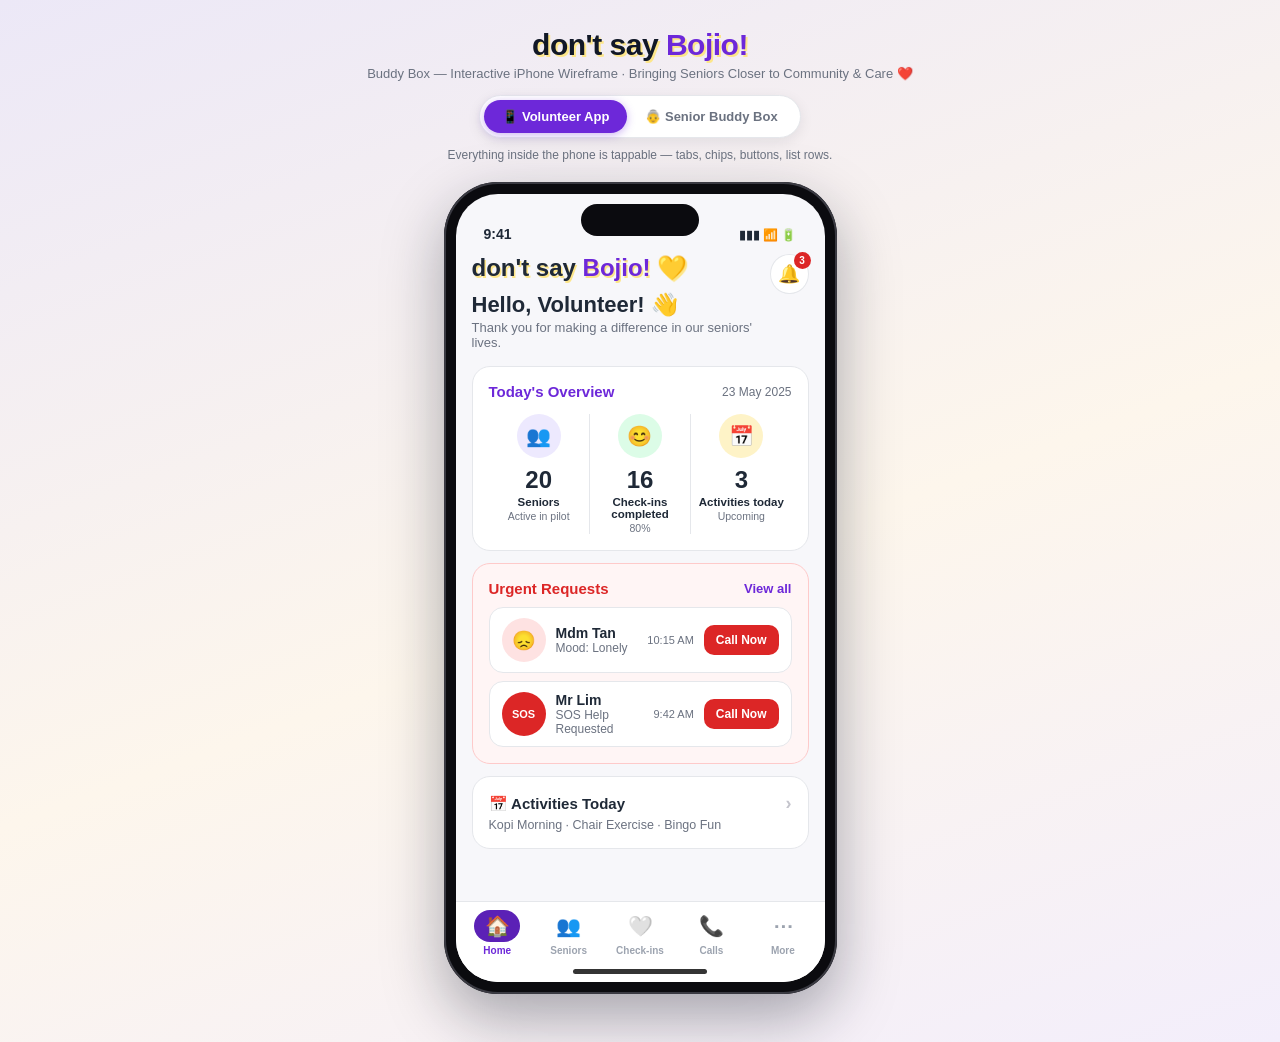
<file: bojio-wireframe/index.html>
<!DOCTYPE html>
<html lang="en">
<head>
<meta charset="UTF-8">
<meta name="viewport" content="width=device-width, initial-scale=1.0">
<title>Don't Say Bojio! — Interactive iPhone Wireframe</title>
<style>
  :root {
    --purple: #5B21B6;
    --purple-mid: #6D28D9;
    --purple-soft: #EDE9FE;
    --red: #DC2626;
    --red-soft: #FEE2E2;
    --green: #16A34A;
    --green-soft: #DCFCE7;
    --amber: #F59E0B;
    --amber-soft: #FEF3C7;
    --blue: #2563EB;
    --blue-soft: #DBEAFE;
    --teal: #0D9488;
    --teal-soft: #CCFBF1;
    --ink: #1F2937;
    --muted: #6B7280;
    --line: #E5E7EB;
    --bg: #F7F7FA;
    --card: #FFFFFF;
  }
  * { margin: 0; padding: 0; box-sizing: border-box; -webkit-tap-highlight-color: transparent; }
  body {
    font-family: -apple-system, BlinkMacSystemFont, "Segoe UI", Roboto, "Helvetica Neue", Arial, sans-serif;
    background: linear-gradient(160deg, #ECE8F7 0%, #FDF6EC 55%, #F3EEFB 100%);
    min-height: 100vh;
    display: flex;
    flex-direction: column;
    align-items: center;
    padding: 28px 16px 48px;
    color: var(--ink);
  }

  /* ===== Page header & mode toggle ===== */
  .page-head { text-align: center; margin-bottom: 20px; }
  .page-head .logo {
    font-size: 30px; font-weight: 900; letter-spacing: -0.5px;
    color: #111827;
    text-shadow: 2px 2px 0 #FDE68A;
  }
  .page-head .logo span { color: var(--purple-mid); }
  .page-head .tagline { font-size: 13px; color: var(--muted); margin-top: 4px; }
  .mode-toggle {
    display: inline-flex; margin-top: 14px; background: #fff; border: 1px solid var(--line);
    border-radius: 999px; padding: 4px; box-shadow: 0 4px 14px rgba(17,24,39,.08);
  }
  .mode-toggle button {
    border: 0; background: transparent; padding: 9px 18px; border-radius: 999px;
    font-size: 13px; font-weight: 700; color: var(--muted); cursor: pointer; transition: all .18s;
  }
  .mode-toggle button.active { background: var(--purple-mid); color: #fff; box-shadow: 0 2px 8px rgba(109,40,217,.35); }
  .hint { font-size: 12px; color: var(--muted); margin-top: 10px; }

  /* ===== iPhone frame ===== */
  .iphone {
    width: 393px; max-width: 100vw; height: 812px;
    background: #0B0B0F; border-radius: 54px; padding: 12px;
    box-shadow: 0 24px 60px rgba(17,24,39,.35), inset 0 0 0 2px #3A3A42;
    position: relative; flex-shrink: 0;
    transition: width .3s ease, height .3s ease, border-radius .3s ease, background .3s ease, padding .3s ease;
  }

  /* ===== Buddy Box rectangular device frame ===== */
  .iphone.bbdevice {
    width: 760px; height: 540px; border-radius: 30px; padding: 22px;
    background: linear-gradient(165deg, #F7F0DF 0%, #EFE4CC 100%);
    box-shadow: 0 24px 60px rgba(120,90,40,.30), inset 0 0 0 2px #E2D3B4, inset 0 -6px 12px rgba(120,90,40,.15);
  }
  .iphone.bbdevice .screen { border-radius: 14px; border: 2px solid #D9C9A8; }
  .iphone.bbdevice .dynamic-island, .iphone.bbdevice .home-indicator, .iphone.bbdevice .statusbar { display: none; }
  .iphone.bbdevice::after {
    content: ""; position: absolute; top: 50%; right: 8px; transform: translateY(-50%);
    width: 7px; height: 7px; border-radius: 50%; background: #C9B892;
  }
  .iphone.bbdevice::before {
    content: ""; position: absolute; top: 11px; left: 50%; transform: translateX(-50%);
    width: 8px; height: 8px; border-radius: 50%;
    background: #4B5563; box-shadow: inset 0 0 0 2px #9CA3AF; z-index: 61;
  }

  /* Wider layouts inside the Buddy Box screen */
  .bbdevice .bb-grid { grid-template-columns: repeat(3, 1fr); max-width: 640px; margin: 0 auto; }
  .bbdevice .bb-head { max-width: 640px; margin-left: auto; margin-right: auto; }
  .bbdevice .bb-btn { padding: 16px 10px 14px; }
  .bbdevice .bb-btn .ic { font-size: 26px; margin-bottom: 6px; }
  .bbdevice .contact-grid { max-width: 520px; margin: 0 auto; }
  .bbdevice .wide-btn { max-width: 520px; margin-left: auto; margin-right: auto; }
  .bbdevice .mood-grid { grid-template-columns: repeat(4, 1fr); max-width: 660px; margin: 0 auto; }
  .bbdevice .mood-opt { padding: 14px 8px 12px; }
  .bbdevice .mood-opt .fc { font-size: 32px; }
  .bbdevice .mood-note { max-width: 640px; margin-left: auto; margin-right: auto; }
  .bbdevice .health-card { max-width: 520px; margin-left: auto; margin-right: auto; padding: 16px 18px; }
  .bbdevice .health-card .em { font-size: 34px; }
  .bbdevice .btn-done { margin-top: 12px; }
  .bbdevice .sos-card { max-width: 560px; margin-left: auto; margin-right: auto; }
  .bbdevice .sos-actions { max-width: 560px; margin: 0 auto; padding: 0; }
  .bbdevice .act-card { max-width: 560px; margin-left: auto; margin-right: auto; }
  .bbdevice .vol-hero { max-width: 560px; margin-left: auto; margin-right: auto; }
  .bbdevice .big-action { max-width: 400px; margin-left: auto; margin-right: auto; }
  .bbdevice .calling-wrap { padding-top: 10px; }
  .bbdevice .pulse-ring { width: 120px; height: 120px; }
  .bbdevice .calling-wrap .who { margin-top: 14px; }
  .bbdevice .btn-end { margin-top: 16px; }
  .bbdevice .thanks { padding-top: 14px; }
  .bbdevice .thanks .em { font-size: 44px; }
  .bbdevice .thanks .t { margin-top: 8px; }
  .bbdevice .btn-home { margin-top: 16px; }
  .bbdevice .toast { bottom: 26px; }
  .screen {
    width: 100%; height: 100%; background: var(--bg); border-radius: 42px;
    overflow: hidden; position: relative; display: flex; flex-direction: column;
  }
  .dynamic-island {
    position: absolute; top: 22px; left: 50%; transform: translateX(-50%);
    width: 118px; height: 32px; background: #0B0B0F; border-radius: 20px; z-index: 60;
  }
  .statusbar {
    height: 54px; display: flex; align-items: flex-end; justify-content: space-between;
    padding: 0 28px 6px; font-size: 14px; font-weight: 700; flex-shrink: 0;
  }
  .statusbar .icons { display: flex; gap: 5px; align-items: center; font-size: 12px; }
  .home-indicator {
    position: absolute; bottom: 8px; left: 50%; transform: translateX(-50%);
    width: 134px; height: 5px; border-radius: 3px; background: #111; opacity: .85; z-index: 60;
  }

  /* ===== Screen router ===== */
  .view { display: none; flex: 1; flex-direction: column; overflow: hidden; }
  .view.active { display: flex; animation: fadein .18s ease; }
  @keyframes fadein { from { opacity: .4; transform: translateY(4px); } to { opacity: 1; transform: none; } }
  .scroll { flex: 1; overflow-y: auto; padding: 0 16px 16px; scrollbar-width: none; }
  .scroll::-webkit-scrollbar { display: none; }

  /* ===== Shared header bar ===== */
  .navbar {
    display: flex; align-items: center; justify-content: space-between;
    padding: 8px 16px 12px; flex-shrink: 0;
  }
  .navbar .title { font-size: 17px; font-weight: 800; }
  .back-btn {
    border: 0; background: transparent; font-size: 22px; line-height: 1;
    cursor: pointer; color: var(--ink); padding: 4px 8px 4px 0; font-weight: 600;
  }
  .link-btn { border: 0; background: none; color: var(--purple-mid); font-size: 13px; font-weight: 700; cursor: pointer; }

  /* ===== Volunteer: cards & widgets ===== */
  .card {
    background: var(--card); border: 1px solid var(--line); border-radius: 18px;
    padding: 16px; margin-bottom: 12px;
  }
  .vol-hello .logo-sm { font-size: 24px; font-weight: 900; text-shadow: 1.5px 1.5px 0 #FDE68A; }
  .vol-hello h1 { font-size: 22px; font-weight: 800; margin-top: 10px; }
  .vol-hello p { font-size: 13px; color: var(--muted); margin-top: 2px; }
  .bell {
    position: relative; width: 40px; height: 40px; border-radius: 50%;
    background: #fff; border: 1px solid var(--line); display: flex;
    align-items: center; justify-content: center; font-size: 18px; cursor: pointer;
  }
  .bell .dot {
    position: absolute; top: -3px; right: -3px; background: var(--red); color: #fff;
    font-size: 10px; font-weight: 800; min-width: 17px; height: 17px; border-radius: 9px;
    display: flex; align-items: center; justify-content: center; padding: 0 3px;
  }
  .overview-head { display: flex; justify-content: space-between; align-items: center; margin-bottom: 14px; }
  .overview-head .t { font-size: 15px; font-weight: 800; color: var(--purple-mid); }
  .overview-head .d { font-size: 12px; color: var(--muted); }
  .stats { display: flex; }
  .stat { flex: 1; text-align: center; padding: 0 4px; }
  .stat + .stat { border-left: 1px solid var(--line); }
  .stat .ico {
    width: 44px; height: 44px; border-radius: 50%; margin: 0 auto 8px;
    display: flex; align-items: center; justify-content: center; font-size: 20px;
  }
  .stat .num { font-size: 24px; font-weight: 800; }
  .stat .lbl { font-size: 11.5px; font-weight: 700; margin-top: 2px; }
  .stat .sub { font-size: 10.5px; color: var(--muted); margin-top: 2px; }

  .urgent { border: 1px solid #FECACA; background: #FFF5F5; }
  .urgent .head { display: flex; justify-content: space-between; align-items: center; margin-bottom: 10px; }
  .urgent .head .t { color: var(--red); font-size: 15px; font-weight: 800; }
  .urgent-row {
    display: flex; align-items: center; gap: 10px; background: #fff;
    border: 1px solid var(--line); border-radius: 14px; padding: 10px 12px; margin-top: 8px;
  }
  .urgent-row .who { flex: 1; min-width: 0; }
  .urgent-row .who .n { font-size: 14px; font-weight: 800; }
  .urgent-row .who .m { font-size: 12px; color: var(--muted); }
  .urgent-row .time { font-size: 11px; color: var(--muted); }
  .btn-call {
    border: 0; background: var(--red); color: #fff; font-size: 12px; font-weight: 800;
    padding: 8px 12px; border-radius: 10px; cursor: pointer;
  }

  .avatar {
    width: 44px; height: 44px; border-radius: 50%; flex-shrink: 0;
    display: flex; align-items: center; justify-content: center;
    font-size: 15px; font-weight: 800; color: #fff;
  }
  .avatar.lg { width: 72px; height: 72px; font-size: 24px; }
  .badge-ico {
    width: 44px; height: 44px; border-radius: 50%; flex-shrink: 0;
    display: flex; align-items: center; justify-content: center; font-size: 19px;
  }

  /* Filter chips */
  .chips { display: flex; gap: 8px; padding: 4px 16px 12px; flex-wrap: wrap; flex-shrink: 0; }
  .chip {
    border: 1px solid var(--line); background: #fff; color: var(--ink);
    font-size: 12.5px; font-weight: 700; padding: 7px 14px; border-radius: 999px; cursor: pointer;
  }
  .chip.active { background: var(--purple); border-color: var(--purple); color: #fff; }

  /* List rows */
  .row {
    display: flex; align-items: center; gap: 12px; background: #fff;
    border: 1px solid var(--line); border-radius: 16px; padding: 12px 14px; margin-bottom: 10px;
    cursor: pointer;
  }
  .row .info { flex: 1; min-width: 0; }
  .row .info .n { font-size: 14.5px; font-weight: 800; }
  .row .info .s { font-size: 12px; color: var(--muted); margin-top: 2px; }
  .mood-pill {
    display: inline-flex; align-items: center; gap: 5px; font-size: 12px; font-weight: 800;
    padding: 4px 10px; border-radius: 999px; margin-top: 6px;
  }
  .mood-lonely { background: var(--red-soft); color: var(--red); }
  .mood-okay { background: var(--amber-soft); color: #B45309; }
  .mood-happy { background: var(--green-soft); color: var(--green); }
  .btn-connect {
    border: 1.5px solid var(--purple-mid); background: #fff; color: var(--purple-mid);
    font-size: 12px; font-weight: 800; padding: 7px 14px; border-radius: 10px; cursor: pointer;
  }
  .btn-connect:active { background: var(--purple-soft); }
  .status-pill { font-size: 11.5px; font-weight: 800; padding: 5px 10px; border-radius: 8px; }
  .st-done { background: var(--green-soft); color: var(--green); }
  .st-progress { background: var(--red-soft); color: var(--red); }
  .chev { color: #C4C4CC; font-size: 18px; font-weight: 700; }

  /* Day strip */
  .daystrip { display: flex; gap: 6px; padding: 4px 16px 14px; flex-shrink: 0; }
  .day {
    flex: 1; text-align: center; padding: 8px 0 10px; border-radius: 14px; cursor: pointer;
    border: 1px solid transparent;
  }
  .day .dw { font-size: 11px; color: var(--muted); font-weight: 700; }
  .day .dn { font-size: 15px; font-weight: 800; margin-top: 3px; }
  .day.active { background: var(--purple); }
  .day.active .dw, .day.active .dn { color: #fff; }

  .activity {
    display: flex; gap: 12px; background: #fff; border: 1px solid var(--line);
    border-radius: 18px; padding: 14px; margin-bottom: 12px;
  }
  .activity .thumb {
    width: 52px; height: 52px; border-radius: 14px; flex-shrink: 0;
    display: flex; align-items: center; justify-content: center; font-size: 24px;
  }
  .activity .body { flex: 1; }
  .activity .top { display: flex; justify-content: space-between; align-items: flex-start; gap: 8px; }
  .activity .t { font-size: 15px; font-weight: 800; }
  .activity .tagline { font-size: 12px; color: var(--muted); margin-top: 2px; }
  .activity .meta { font-size: 12px; color: var(--muted); margin-top: 8px; line-height: 1.7; }
  .count-pill { background: var(--green-soft); color: var(--green); font-size: 10.5px; font-weight: 800; padding: 4px 8px; border-radius: 999px; white-space: nowrap; }

  /* Profile */
  .profile-card { text-align: center; padding: 22px 16px 18px; }
  .profile-card .n { font-size: 20px; font-weight: 800; margin-top: 10px; }
  .profile-card .meta { font-size: 12.5px; color: var(--muted); margin-top: 4px; line-height: 1.6; }
  .tabs { display: flex; gap: 8px; padding: 2px 16px 14px; flex-shrink: 0; }
  .tab {
    flex: 1; border: 1px solid var(--line); background: #fff; font-size: 12.5px; font-weight: 800;
    padding: 9px 0; border-radius: 12px; cursor: pointer; color: var(--muted);
  }
  .tab.active { background: var(--purple); border-color: var(--purple); color: #fff; }
  .prow {
    display: flex; align-items: center; gap: 12px; background: #fff; border: 1px solid var(--line);
    border-radius: 16px; padding: 14px; margin-bottom: 10px; cursor: pointer;
  }
  .prow .pi {
    width: 40px; height: 40px; border-radius: 12px; background: var(--purple-soft);
    display: flex; align-items: center; justify-content: center; font-size: 18px; flex-shrink: 0;
  }
  .prow .pt { flex: 1; }
  .prow .pt .a { font-size: 13.5px; font-weight: 800; }
  .prow .pt .b { font-size: 12px; color: var(--muted); margin-top: 2px; }
  .mood-hist { display: flex; align-items: center; gap: 12px; padding: 12px 14px; background: #fff; border: 1px solid var(--line); border-radius: 14px; margin-bottom: 8px; }
  .mood-hist .d { font-size: 12px; color: var(--muted); flex: 1; }
  .note { background: #FFFBEB; border: 1px solid #FDE68A; border-radius: 14px; padding: 12px 14px; margin-bottom: 8px; }
  .note .who { font-size: 11px; font-weight: 800; color: #92400E; }
  .note .txt { font-size: 13px; margin-top: 4px; }

  /* Tab bar */
  .tabbar {
    display: flex; border-top: 1px solid var(--line); background: #fff;
    padding: 8px 6px 26px; flex-shrink: 0;
  }
  .tb {
    flex: 1; border: 0; background: none; cursor: pointer; text-align: center;
    color: #9CA3AF; font-size: 10px; font-weight: 700;
  }
  .tb .i {
    font-size: 20px; display: block; margin: 0 auto 3px; width: 46px; height: 32px;
    line-height: 32px; border-radius: 16px;
  }
  .tb.active { color: var(--purple-mid); }
  .tb.active .i { background: var(--purple); color: #fff; }

  /* Seniors directory */
  .search {
    display: flex; align-items: center; gap: 8px; background: #fff; border: 1px solid var(--line);
    border-radius: 14px; padding: 10px 14px; margin: 4px 16px 12px; font-size: 13px; color: var(--muted);
    flex-shrink: 0;
  }

  /* ===== Buddy Box (senior mode) ===== */
  .bb-head {
    display: flex; align-items: center; gap: 12px; background: #fff;
    border: 1.5px solid var(--line); border-radius: 18px; padding: 14px; margin: 4px 16px 14px;
    flex-shrink: 0;
  }
  .bb-head .msg { font-size: 16.5px; font-weight: 800; line-height: 1.35; }
  .bb-head .msg small { display: block; font-size: 12px; color: var(--muted); font-weight: 700; margin-top: 2px; }
  .bb-grid { display: grid; grid-template-columns: 1fr 1fr; gap: 12px; padding: 0 16px; }
  .bb-btn {
    border: 0; border-radius: 20px; padding: 20px 10px 16px; cursor: pointer; color: #fff;
    text-align: center; box-shadow: 0 4px 0 rgba(0,0,0,.16); transition: transform .08s;
  }
  .bb-btn:active { transform: translateY(2px); box-shadow: 0 2px 0 rgba(0,0,0,.16); }
  .bb-btn .ic { font-size: 30px; display: block; margin-bottom: 8px; }
  .bb-btn .tx { font-size: 15px; font-weight: 800; line-height: 1.25; }
  .bb-green { background: #22A34A; }
  .bb-orange { background: #F59E0B; }
  .bb-blue { background: #2563EB; }
  .bb-purple { background: #7C3AED; }
  .bb-teal { background: #0D9488; }
  .bb-red { background: #DC2626; }
  .bb-footer { text-align: center; font-size: 12.5px; color: var(--muted); padding: 16px 24px 8px; font-weight: 700; }

  .bb-title {
    text-align: center; font-size: 19px; font-weight: 900; padding: 2px 16px 4px;
  }
  .bb-sub { text-align: center; font-size: 13.5px; color: var(--muted); padding: 0 26px 14px; line-height: 1.5; }

  .contact-grid { display: grid; grid-template-columns: 1fr 1fr 1fr; gap: 10px; padding: 0 16px; }
  .contact {
    background: #F0FDF4; border: 1.5px solid #BBF7D0; border-radius: 18px; padding: 16px 6px;
    text-align: center; cursor: pointer;
  }
  .contact:active { background: #DCFCE7; }
  .contact .av { margin: 0 auto 8px; }
  .contact .n { font-size: 13.5px; font-weight: 800; }
  .contact .ph { font-size: 18px; margin-top: 6px; }
  .wide-btn {
    display: block; width: calc(100% - 32px); margin: 12px 16px 0; border: 1.5px solid var(--line);
    background: #fff; border-radius: 16px; padding: 14px; font-size: 14.5px; font-weight: 800;
    cursor: pointer; text-align: center; color: var(--ink);
  }

  .calling-wrap { text-align: center; padding: 26px 24px 0; }
  .pulse-ring {
    width: 148px; height: 148px; border-radius: 50%; margin: 0 auto;
    display: flex; align-items: center; justify-content: center; position: relative;
  }
  .pulse-ring::before, .pulse-ring::after {
    content: ""; position: absolute; inset: 0; border-radius: 50%;
    border: 3px solid #86EFAC; animation: pulse 1.6s ease-out infinite;
  }
  .pulse-ring::after { animation-delay: .8s; }
  @keyframes pulse { 0% { transform: scale(.85); opacity: 1; } 100% { transform: scale(1.25); opacity: 0; } }
  .calling-wrap .who { font-size: 21px; font-weight: 900; margin-top: 22px; }
  .calling-wrap .st { font-size: 14px; color: var(--muted); margin-top: 6px; }
  .btn-end {
    display: inline-block; border: 0; background: var(--red); color: #fff; font-size: 16px;
    font-weight: 800; padding: 15px 42px; border-radius: 999px; cursor: pointer; margin-top: 30px;
    box-shadow: 0 4px 0 rgba(0,0,0,.18);
  }

  .vol-hero {
    display: flex; align-items: center; gap: 14px; background: #FFFBEB; border: 1.5px solid #FDE68A;
    border-radius: 18px; padding: 16px; margin: 0 16px 14px;
  }
  .vol-hero .bubble { font-size: 14px; font-weight: 800; line-height: 1.4; }
  .big-action {
    display: flex; align-items: center; gap: 12px; width: calc(100% - 32px); margin: 0 16px 12px;
    border: 0; border-radius: 18px; padding: 18px; cursor: pointer; color: #fff;
    font-size: 16.5px; font-weight: 800; box-shadow: 0 4px 0 rgba(0,0,0,.16); text-align: left;
  }
  .big-action .ic { font-size: 24px; }
  .big-action:active { transform: translateY(2px); box-shadow: 0 2px 0 rgba(0,0,0,.16); }

  .act-card {
    background: #EFF6FF; border: 1.5px solid #BFDBFE; border-radius: 18px; padding: 14px;
    margin: 0 16px 10px; display: flex; align-items: center; gap: 12px;
  }
  .act-card .em { font-size: 28px; }
  .act-card .b { flex: 1; }
  .act-card .t { font-size: 15px; font-weight: 800; }
  .act-card .w { font-size: 12.5px; color: var(--muted); margin-top: 2px; }
  .btn-join {
    border: 0; background: var(--blue); color: #fff; font-size: 13px; font-weight: 800;
    padding: 9px 18px; border-radius: 999px; cursor: pointer;
  }
  .btn-join.joined { background: var(--green); }

  .mood-grid { display: grid; grid-template-columns: 1fr 1fr; gap: 12px; padding: 0 16px; }
  .mood-opt {
    border: 2px solid transparent; border-radius: 20px; padding: 20px 10px 16px; cursor: pointer;
    text-align: center;
  }
  .mood-opt .fc { font-size: 40px; }
  .mood-opt .t { font-size: 15.5px; font-weight: 900; margin-top: 8px; }
  .mood-opt .s { font-size: 12px; color: var(--muted); margin-top: 3px; font-weight: 600; }
  .mo-happy { background: #F0FDF4; } .mo-happy .t { color: var(--green); }
  .mo-okay { background: #FFFBEB; } .mo-okay .t { color: #B45309; }
  .mo-lonely { background: #FFF7ED; } .mo-lonely .t { color: #EA580C; }
  .mo-help { background: #FEF2F2; } .mo-help .t { color: var(--red); }
  .mood-opt.selected { border-color: var(--purple-mid); box-shadow: 0 0 0 3px var(--purple-soft); }
  .mood-note {
    margin: 14px 16px 0; background: #F5F3FF; border-radius: 14px; padding: 12px;
    font-size: 12.5px; color: var(--purple-mid); text-align: center; font-weight: 700;
  }

  .health-card {
    background: #F0FDFA; border: 1.5px solid #99F6E4; border-radius: 20px; padding: 22px 18px;
    margin: 6px 16px 0; text-align: center;
  }
  .health-card .em { font-size: 44px; }
  .health-card .t { font-size: 18px; font-weight: 900; margin-top: 10px; }
  .health-card .s { font-size: 13.5px; color: var(--muted); margin-top: 6px; line-height: 1.5; }
  .btn-done {
    border: 0; background: var(--teal); color: #fff; font-size: 15px; font-weight: 800;
    padding: 14px 40px; border-radius: 999px; cursor: pointer; margin-top: 18px;
    box-shadow: 0 4px 0 rgba(0,0,0,.16);
  }

  .sos-card {
    background: #FEF2F2; border: 2px solid #FECACA; border-radius: 20px; padding: 20px 16px;
    margin: 6px 16px 14px; display: flex; gap: 14px; align-items: center;
  }
  .sos-badge {
    width: 66px; height: 66px; border-radius: 50%; background: var(--red); color: #fff;
    display: flex; align-items: center; justify-content: center; font-size: 17px; font-weight: 900;
    flex-shrink: 0; box-shadow: 0 0 0 6px #FECACA;
  }
  .sos-card .t { font-size: 16.5px; font-weight: 900; }
  .sos-card .s { font-size: 13px; color: var(--muted); margin-top: 4px; line-height: 1.5; }
  .sos-actions { display: grid; grid-template-columns: 1fr 1fr; gap: 12px; padding: 0 16px; }
  .sos-actions button {
    border: 0; border-radius: 16px; padding: 16px 8px; cursor: pointer; font-weight: 800;
    font-size: 14.5px; line-height: 1.3; box-shadow: 0 4px 0 rgba(0,0,0,.14);
  }
  .sos-actions button small { display: block; font-size: 11.5px; font-weight: 700; margin-top: 3px; opacity: .85; }
  .btn-okay { background: #FCE7E9; color: var(--red); }
  .btn-sos-go { background: var(--red); color: #fff; }

  .thanks { text-align: center; padding: 34px 26px 0; }
  .thanks .em { font-size: 56px; }
  .thanks .t { font-size: 24px; font-weight: 900; margin-top: 14px; }
  .thanks .s { font-size: 14.5px; color: var(--muted); margin-top: 8px; line-height: 1.6; }
  .btn-home {
    border: 0; background: var(--purple-mid); color: #fff; font-size: 15px; font-weight: 800;
    padding: 14px 36px; border-radius: 999px; cursor: pointer; margin-top: 26px;
    box-shadow: 0 4px 0 rgba(0,0,0,.18);
  }

  /* Toast */
  .toast {
    position: absolute; left: 50%; bottom: 110px; transform: translateX(-50%) translateY(16px);
    background: #111827; color: #fff; font-size: 12.5px; font-weight: 700;
    padding: 10px 18px; border-radius: 999px; opacity: 0; pointer-events: none;
    transition: all .25s; z-index: 70; white-space: nowrap; max-width: 90%;
  }
  .toast.show { opacity: 1; transform: translateX(-50%) translateY(0); }

  @media (max-width: 430px) {
    body { padding: 12px 0 32px; }
    .iphone { border-radius: 0; padding: 0; height: 100vh; box-shadow: none; width: 100%; }
    .screen { border-radius: 0; }
    .dynamic-island { display: none; }
  }
  @media (max-width: 800px) {
    .iphone.bbdevice { width: 100vw; height: 78vh; border-radius: 0; padding: 10px; }
    .iphone.bbdevice::before, .iphone.bbdevice::after { display: none; }
    .bbdevice .bb-grid { grid-template-columns: repeat(2, 1fr); }
    .bbdevice .mood-grid { grid-template-columns: repeat(2, 1fr); }
  }
</style>
</head>
<body>

<div class="page-head">
  <div class="logo">don't say <span>Bojio!</span></div>
  <div class="tagline">Buddy Box — Interactive iPhone Wireframe · Bringing Seniors Closer to Community &amp; Care ❤️</div>
  <div class="mode-toggle">
    <button id="modeVol" class="active" onclick="setMode('vol')">📱 Volunteer App</button>
    <button id="modeBb" onclick="setMode('bb')">👵 Senior Buddy Box</button>
  </div>
  <div class="hint" id="hint">Everything inside the phone is tappable — tabs, chips, buttons, list rows.</div>
</div>

<div class="iphone" id="device">
  <div class="dynamic-island"></div>
  <div class="screen">
    <div class="statusbar"><span>9:41</span><span class="icons">▮▮▮ 📶 🔋</span></div>

    <!-- ================= VOLUNTEER MODE ================= -->

    <!-- Home -->
    <div class="view" id="v-home">
      <div class="scroll">
        <div class="navbar vol-hello" style="padding:6px 0 0; align-items:flex-start;">
          <div>
            <div class="logo-sm">don't say <span style="color:var(--purple-mid)">Bojio!</span> 💛</div>
            <h1>Hello, Volunteer! 👋</h1>
            <p>Thank you for making a difference in our seniors' lives.</p>
          </div>
          <div class="bell" onclick="toast('3 new notifications')">🔔<span class="dot">3</span></div>
        </div>

        <div class="card" style="margin-top:16px;">
          <div class="overview-head">
            <span class="t">Today's Overview</span><span class="d">23 May 2025</span>
          </div>
          <div class="stats">
            <div class="stat" style="cursor:pointer" onclick="go('v-seniors','seniors')">
              <div class="ico" style="background:var(--purple-soft)">👥</div>
              <div class="num">20</div><div class="lbl">Seniors</div><div class="sub">Active in pilot</div>
            </div>
            <div class="stat" style="cursor:pointer" onclick="go('v-checkins','checkins')">
              <div class="ico" style="background:var(--green-soft)">😊</div>
              <div class="num">16</div><div class="lbl">Check-ins completed</div><div class="sub">80%</div>
            </div>
            <div class="stat" style="cursor:pointer" onclick="go('v-activities','more')">
              <div class="ico" style="background:var(--amber-soft)">📅</div>
              <div class="num">3</div><div class="lbl">Activities today</div><div class="sub">Upcoming</div>
            </div>
          </div>
        </div>

        <div class="card urgent">
          <div class="head">
            <span class="t">Urgent Requests</span>
            <button class="link-btn" onclick="go('v-calls','calls')">View all</button>
          </div>
          <div class="urgent-row">
            <div class="badge-ico" style="background:var(--red-soft)">😞</div>
            <div class="who" onclick="go('v-profile','seniors')">
              <div class="n">Mdm Tan</div><div class="m">Mood: Lonely</div>
            </div>
            <span class="time">10:15 AM</span>
            <button class="btn-call" onclick="toast('📞 Calling Mdm Tan…')">Call Now</button>
          </div>
          <div class="urgent-row">
            <div class="badge-ico" style="background:var(--red)"><span style="color:#fff;font-size:11px;font-weight:900">SOS</span></div>
            <div class="who">
              <div class="n">Mr Lim</div><div class="m">SOS Help Requested</div>
            </div>
            <span class="time">9:42 AM</span>
            <button class="btn-call" onclick="toast('🚨 Calling Mr Lim…')">Call Now</button>
          </div>
        </div>

        <div class="card" style="cursor:pointer" onclick="go('v-activities','more')">
          <div class="overview-head" style="margin-bottom:4px;">
            <span class="t" style="color:var(--ink)">📅 Activities Today</span>
            <span class="chev">›</span>
          </div>
          <div style="font-size:12.5px;color:var(--muted)">Kopi Morning · Chair Exercise · Bingo Fun</div>
        </div>
      </div>
      <div class="tabbar" data-tabbar></div>
    </div>

    <!-- Seniors directory -->
    <div class="view" id="v-seniors">
      <div class="navbar">
        <button class="back-btn" onclick="go('v-home','home')">‹</button>
        <span class="title">Seniors</span>
        <button class="link-btn" onclick="toast('Showing all 20 seniors')">View all</button>
      </div>
      <div class="search">🔍 Search seniors…</div>
      <div class="scroll" id="seniorList"></div>
      <div class="tabbar" data-tabbar></div>
    </div>

    <!-- Mood check-ins -->
    <div class="view" id="v-checkins">
      <div class="navbar">
        <button class="back-btn" onclick="go('v-home','home')">‹</button>
        <span class="title">Mood Check-ins</span>
        <button class="link-btn" onclick="toast('Showing all check-ins')">View all</button>
      </div>
      <div class="chips" id="moodChips">
        <button class="chip active" data-f="all">All</button>
        <button class="chip" data-f="lonely">Lonely</button>
        <button class="chip" data-f="okay">Okay</button>
        <button class="chip" data-f="happy">Happy</button>
      </div>
      <div class="scroll" id="checkinList"></div>
      <div class="tabbar" data-tabbar></div>
    </div>

    <!-- Calls & requests -->
    <div class="view" id="v-calls">
      <div class="navbar">
        <button class="back-btn" onclick="go('v-home','home')">‹</button>
        <span class="title">Calls &amp; Requests</span>
        <button class="link-btn" onclick="toast('Showing all requests')">View all</button>
      </div>
      <div class="chips" id="callChips">
        <button class="chip active" data-f="all">All</button>
        <button class="chip" data-f="call">Call Requests</button>
        <button class="chip" data-f="sos">SOS</button>
        <button class="chip" data-f="other">Other</button>
      </div>
      <div class="scroll" id="callList"></div>
      <div class="tabbar" data-tabbar></div>
    </div>

    <!-- Activities -->
    <div class="view" id="v-activities">
      <div class="navbar">
        <button class="back-btn" onclick="go('v-home','home')">‹</button>
        <span class="title">Activities Today</span>
        <span style="width:34px"></span>
      </div>
      <div class="daystrip" id="daystrip"></div>
      <div class="scroll" id="activityList"></div>
      <div class="tabbar" data-tabbar></div>
    </div>

    <!-- Senior profile -->
    <div class="view" id="v-profile">
      <div class="navbar">
        <button class="back-btn" onclick="back()">‹</button>
        <span class="title">Senior Profile</span>
        <span style="width:34px"></span>
      </div>
      <div class="scroll">
        <div class="card profile-card">
          <div class="avatar lg" style="background:#B08BC9; margin:0 auto;">MT</div>
          <div class="n">Mdm Tan</div>
          <div class="meta">Age: 72<br>Last active: Today, 10:15 AM</div>
          <div style="margin-top:10px;"><span class="mood-pill mood-lonely">Mood: Lonely</span></div>
        </div>
        <div class="tabs" style="padding:2px 0 14px;">
          <button class="tab active" data-ptab="overview" onclick="ptab('overview')">Overview</button>
          <button class="tab" data-ptab="mood" onclick="ptab('mood')">Mood History</button>
          <button class="tab" data-ptab="notes" onclick="ptab('notes')">Notes</button>
        </div>
        <div id="ptab-overview">
          <div class="prow" onclick="toast('📞 Calling +65 9123 4567…')">
            <div class="pi">📞</div>
            <div class="pt"><div class="a">Contact</div><div class="b">+65 9123 4567</div></div>
            <span class="chev">›</span>
          </div>
          <div class="prow" onclick="toast('📞 Calling daughter…')">
            <div class="pi">👤</div>
            <div class="pt"><div class="a">Emergency Contact</div><div class="b">Daughter — +65 8123 4567</div></div>
            <span class="chev">›</span>
          </div>
          <div class="prow" onclick="go('v-activities','more')">
            <div class="pi">🗓️</div>
            <div class="pt"><div class="a">Activities Joined (This Week)</div><div class="b">1 activity</div></div>
            <span class="chev">›</span>
          </div>
          <div class="prow" onclick="ptab('notes')">
            <div class="pi">📝</div>
            <div class="pt"><div class="a">Notes from Volunteers</div><div class="b">Enjoys morning chats and bingo.</div></div>
            <span class="chev">›</span>
          </div>
        </div>
        <div id="ptab-mood" style="display:none">
          <div class="mood-hist"><span style="font-size:22px">😞</span><span style="font-weight:800;font-size:13.5px">Lonely</span><span class="d">Today, 10:15 AM</span></div>
          <div class="mood-hist"><span style="font-size:22px">🙂</span><span style="font-weight:800;font-size:13.5px">Okay</span><span class="d">Yesterday, 9:40 AM</span></div>
          <div class="mood-hist"><span style="font-size:22px">😊</span><span style="font-weight:800;font-size:13.5px">Happy</span><span class="d">Wed, 10:02 AM</span></div>
          <div class="mood-hist"><span style="font-size:22px">😊</span><span style="font-weight:800;font-size:13.5px">Happy</span><span class="d">Tue, 9:55 AM</span></div>
          <div class="mood-hist"><span style="font-size:22px">🙂</span><span style="font-weight:800;font-size:13.5px">Okay</span><span class="d">Mon, 10:20 AM</span></div>
        </div>
        <div id="ptab-notes" style="display:none">
          <div class="note"><div class="who">VOLUNTEER SARAH · 20 MAY</div><div class="txt">Enjoys morning chats and bingo. Prefers calls before noon.</div></div>
          <div class="note"><div class="who">VOLUNTEER DANIEL · 15 MAY</div><div class="txt">Mentioned missing her late husband. Cheered up after Kopi Session.</div></div>
          <button class="wide-btn" style="margin:6px 0 0; width:100%;" onclick="toast('📝 New note added (demo)')">+ Add Note</button>
        </div>
      </div>
      <div class="tabbar" data-tabbar></div>
    </div>

    <!-- More -->
    <div class="view" id="v-more">
      <div class="navbar">
        <span class="title" style="margin:0 auto;">More</span>
      </div>
      <div class="scroll">
        <div class="prow" onclick="go('v-activities','more')">
          <div class="pi">📅</div><div class="pt"><div class="a">Activities Today</div><div class="b">Kopi Morning, Chair Exercise, Bingo Fun</div></div><span class="chev">›</span>
        </div>
        <div class="prow" onclick="toast('📊 Reports coming soon (demo)')">
          <div class="pi">📊</div><div class="pt"><div class="a">Reports</div><div class="b">Weekly engagement summary</div></div><span class="chev">›</span>
        </div>
        <div class="prow" onclick="setMode('bb')">
          <div class="pi">📦</div><div class="pt"><div class="a">Preview Buddy Box</div><div class="b">See what seniors see</div></div><span class="chev">›</span>
        </div>
        <div class="prow" onclick="toast('⚙️ Settings (demo)')">
          <div class="pi">⚙️</div><div class="pt"><div class="a">Settings</div><div class="b">Profile, notifications, language</div></div><span class="chev">›</span>
        </div>
      </div>
      <div class="tabbar" data-tabbar></div>
    </div>

    <!-- ================= BUDDY BOX MODE ================= -->

    <!-- BB Home -->
    <div class="view" id="b-home">
      <div class="scroll" style="padding:0 0 16px;">
        <div class="bb-title" style="padding-top:8px;">don't say <span style="color:var(--purple-mid)">Bojio!</span> 💛</div>
        <div class="bb-head">
          <div class="avatar lg" style="background:#B08BC9; width:56px;height:56px;font-size:19px;">MT</div>
          <div class="msg">Hello, Mdm Tan! ❤️<small>How are you today?</small></div>
        </div>
        <div class="bb-grid">
          <button class="bb-btn bb-green" onclick="go('b-callfamily')"><span class="ic">📞</span><span class="tx">Call Family</span></button>
          <button class="bb-btn bb-orange" onclick="go('b-volunteer')"><span class="ic">👥</span><span class="tx">Talk to Volunteer</span></button>
          <button class="bb-btn bb-blue" onclick="go('b-activities')"><span class="ic">📅</span><span class="tx">Join Activities</span></button>
          <button class="bb-btn bb-purple" onclick="go('b-mood')"><span class="ic">🙂</span><span class="tx">Mood Check-In</span></button>
          <button class="bb-btn bb-teal" onclick="go('b-health')"><span class="ic">💊</span><span class="tx">Health Reminder</span></button>
          <button class="bb-btn bb-red" onclick="go('b-sos')"><span class="ic">🆘</span><span class="tx">SOS Help</span></button>
        </div>
        <div class="bb-footer">❤️ Don't Say Bojio! Because no senior should feel alone. 😊</div>
      </div>
    </div>

    <!-- BB Call family -->
    <div class="view" id="b-callfamily">
      <div class="navbar">
        <button class="back-btn" onclick="go('b-home')">‹ Back</button>
        <span class="title">Call Family</span>
        <span style="font-size:20px">📞</span>
      </div>
      <div class="scroll" style="padding:0 0 16px;">
        <div class="bb-title">Who would you like to call?</div>
        <div style="height:12px"></div>
        <div class="contact-grid">
          <div class="contact" onclick="startCall('Daughter')">
            <div class="avatar av" style="background:#E8927C;">D</div>
            <div class="n">Daughter</div><div class="ph">📞</div>
          </div>
          <div class="contact" onclick="startCall('Son')">
            <div class="avatar av" style="background:#7C9CE8;">S</div>
            <div class="n">Son</div><div class="ph">📞</div>
          </div>
          <div class="contact" onclick="startCall('Sister')">
            <div class="avatar av" style="background:#C97CB8;">S</div>
            <div class="n">Sister</div><div class="ph">📞</div>
          </div>
        </div>
        <button class="wide-btn" onclick="toast('More contacts (demo)')">More Contacts ›</button>
      </div>
    </div>

    <!-- BB Calling -->
    <div class="view" id="b-calling">
      <div class="navbar">
        <button class="back-btn" onclick="go('b-callfamily')">‹ Back</button>
        <span class="title" id="callingTitle">Calling Daughter…</span>
        <span style="font-size:20px">📞</span>
      </div>
      <div class="scroll">
        <div class="calling-wrap">
          <div class="pulse-ring"><div class="avatar lg" id="callingAvatar" style="background:#E8927C; width:120px; height:120px; font-size:40px;">D</div></div>
          <div class="who" id="callingWho">Daughter</div>
          <div class="st">Calling…</div>
          <button class="btn-end" onclick="endCall()">📵 End Call</button>
        </div>
      </div>
    </div>

    <!-- BB Talk to volunteer -->
    <div class="view" id="b-volunteer">
      <div class="navbar">
        <button class="back-btn" onclick="go('b-home')">‹ Back</button>
        <span class="title">Talk to Volunteer</span>
        <span style="font-size:20px">👥</span>
      </div>
      <div class="scroll" style="padding:0 0 16px;">
        <div class="vol-hero">
          <div style="font-size:40px">🧑‍🤝‍🧑</div>
          <div class="bubble">"Hi! I'm here to help!"<br><small style="color:var(--muted);font-weight:700">— Your friendly volunteer</small></div>
        </div>
        <button class="big-action" style="background:var(--amber)" onclick="startCall('Volunteer')"><span class="ic">📞</span> Start Call</button>
        <button class="big-action" style="background:#D97706" onclick="toast('💬 Chat opened (demo)')"><span class="ic">💬</span> Chat</button>
        <div class="mood-note" style="background:#FFFBEB;color:#92400E;">❤️ Our volunteers are here to listen and support you!</div>
      </div>
    </div>

    <!-- BB Activities -->
    <div class="view" id="b-activities">
      <div class="navbar">
        <button class="back-btn" onclick="go('b-home')">‹ Back</button>
        <span class="title">Join Activities</span>
        <span style="font-size:20px">📅</span>
      </div>
      <div class="scroll" style="padding:0 0 16px;">
        <div class="bb-title">What would you like to do?</div>
        <div style="height:10px"></div>
        <div class="act-card">
          <div class="em">☕</div>
          <div class="b"><div class="t">Kopi Session</div><div class="w">Today, 2pm</div></div>
          <button class="btn-join" onclick="joinAct(this,'Kopi Session')">Join</button>
        </div>
        <div class="act-card">
          <div class="em">🤸</div>
          <div class="b"><div class="t">Chair Exercise</div><div class="w">Tomorrow, 10am</div></div>
          <button class="btn-join" onclick="joinAct(this,'Chair Exercise')">Join</button>
        </div>
        <div class="act-card">
          <div class="em">🎱</div>
          <div class="b"><div class="t">Bingo Fun</div><div class="w">Fri, 3pm</div></div>
          <button class="btn-join" onclick="joinAct(this,'Bingo Fun')">Join</button>
        </div>
        <button class="wide-btn" onclick="toast('More activities (demo)')">See More Activities ›</button>
      </div>
    </div>

    <!-- BB Mood check-in -->
    <div class="view" id="b-mood">
      <div class="navbar">
        <button class="back-btn" onclick="go('b-home')">‹ Back</button>
        <span class="title">How are you feeling today?</span>
        <span style="font-size:20px">🙂</span>
      </div>
      <div class="scroll" style="padding:0 0 16px;">
        <div style="height:8px"></div>
        <div class="mood-grid">
          <div class="mood-opt mo-happy" onclick="pickMood(this,'Happy 😊')"><div class="fc">😊</div><div class="t">Happy</div><div class="s">I'm feeling great!</div></div>
          <div class="mood-opt mo-okay" onclick="pickMood(this,'Okay 🙂')"><div class="fc">😐</div><div class="t">Okay</div><div class="s">I'm doing okay.</div></div>
          <div class="mood-opt mo-lonely" onclick="pickMood(this,'Lonely 😞')"><div class="fc">😞</div><div class="t">Lonely</div><div class="s">I feel a bit lonely.</div></div>
          <div class="mood-opt mo-help" onclick="pickMood(this,'Need Help 🆘')"><div class="fc">😟</div><div class="t">Need Help</div><div class="s">I need support.</div></div>
        </div>
        <div class="mood-note">❤️ It's okay to not be okay. We're here for you.</div>
      </div>
    </div>

    <!-- BB Health reminder -->
    <div class="view" id="b-health">
      <div class="navbar">
        <button class="back-btn" onclick="go('b-home')">‹ Back</button>
        <span class="title">Health Reminder</span>
        <span style="font-size:20px">💊</span>
      </div>
      <div class="scroll">
        <div class="health-card">
          <div class="em">💊🥛</div>
          <div class="t">Time to take your medication!</div>
          <div class="s">Drink water and stay healthy.</div>
          <button class="btn-done" onclick="go('b-thanks'); toast('✅ Medication logged')">✔ Done</button>
        </div>
      </div>
    </div>

    <!-- BB SOS -->
    <div class="view" id="b-sos">
      <div class="navbar">
        <button class="back-btn" onclick="go('b-home')">‹ Back</button>
        <span class="title">SOS Help</span>
        <span style="font-size:20px">🆘</span>
      </div>
      <div class="scroll" style="padding:0 0 16px;">
        <div class="sos-card">
          <div class="sos-badge">SOS</div>
          <div>
            <div class="t">Do you need help?</div>
            <div class="s">We will alert your emergency contacts and volunteers.</div>
          </div>
        </div>
        <div class="sos-actions">
          <button class="btn-okay" onclick="go('b-home'); toast('SOS cancelled — glad you\'re okay! ❤️')">I'm Okay<small>Cancel SOS</small></button>
          <button class="btn-sos-go" onclick="sosSent()">Yes, I Need Help<small>Send SOS Alert</small></button>
        </div>
      </div>
    </div>

    <!-- BB Thank you -->
    <div class="view" id="b-thanks">
      <div class="scroll">
        <div class="thanks">
          <div class="em">🥰</div>
          <div class="t" id="thanksTitle">Thank you! ❤️</div>
          <div class="s" id="thanksMsg">You are not alone.<br>We're here for you, always!</div>
          <button class="btn-home" onclick="go('b-home')">🏠 Back to Home</button>
        </div>
      </div>
    </div>

    <div class="toast" id="toast"></div>
    <div class="home-indicator"></div>
  </div>
</div>

<script>
  /* ---------- Data ---------- */
  const seniors = [
    { id:'tan',    name:'Mdm Tan',    initials:'MT', color:'#B08BC9', mood:'lonely', moodLabel:'Lonely', emoji:'😞', time:'Today, 10:15 AM' },
    { id:'lee',    name:'Mr Lee',     initials:'ML', color:'#7CA982', mood:'okay',   moodLabel:'Okay',   emoji:'🙂', time:'Today, 9:30 AM' },
    { id:'rahayu', name:'Mdm Rahayu', initials:'MR', color:'#D9A05B', mood:'happy',  moodLabel:'Happy',  emoji:'😊', time:'Today, 8:45 AM' },
    { id:'wong',   name:'Mr Wong',    initials:'MW', color:'#6E8FB5', mood:'happy',  moodLabel:'Happy',  emoji:'😊', time:'Yesterday, 7:20 PM' },
    { id:'lim',    name:'Mr Lim',     initials:'ML', color:'#C97C7C', mood:'okay',   moodLabel:'Okay',   emoji:'🙂', time:'Today, 9:42 AM' },
  ];

  const calls = [
    { name:'Mdm Tan', type:'call',  label:'Call Request',       time:'Today, 10:16 AM', status:'Completed',   st:'st-done',     ico:'📞', bg:'var(--green)' },
    { name:'Mr Lee',  type:'call',  label:'Call Request',       time:'Today, 9:31 AM',  status:'Completed',   st:'st-done',     ico:'📞', bg:'var(--amber)' },
    { name:'Mr Lim',  type:'sos',   label:'SOS Help Requested', time:'Today, 9:42 AM',  status:'In Progress', st:'st-progress', ico:'SOS', bg:'var(--red)' },
    { name:'Mdm Rahayu', type:'other', label:'Grocery Assistance', time:'Today, 8:50 AM', status:'Completed', st:'st-done',     ico:'🛒', bg:'var(--blue)' },
  ];

  const activities = [
    { emoji:'☕', bg:'var(--amber-soft)', title:'Kopi Morning',   tag:'A casual chat over kopi!',   time:'10:00 AM – 11:00 AM', place:'Community Room 1',  count:'10 Seniors' },
    { emoji:'🧘', bg:'var(--blue-soft)',  title:'Chair Exercise', tag:'Stay active, stay strong!',  time:'2:00 PM – 3:00 PM',   place:'Activity Hall',     count:'8 Seniors' },
    { emoji:'🎱', bg:'var(--amber-soft)', title:'Bingo Fun',      tag:"Let's play and win prizes!", time:'4:00 PM – 5:00 PM',   place:'Multi-Purpose Hall', count:'12 Seniors' },
  ];

  const days = [
    ['Mon','19'],['Tue','20'],['Wed','21'],['Thu','22'],['Fri','23'],['Sat','24'],['Sun','25']
  ];

  const volTabs = [
    { key:'home',     icon:'🏠', label:'Home',      view:'v-home' },
    { key:'seniors',  icon:'👥', label:'Seniors',   view:'v-seniors' },
    { key:'checkins', icon:'🤍', label:'Check-ins', view:'v-checkins' },
    { key:'calls',    icon:'📞', label:'Calls',     view:'v-calls' },
    { key:'more',     icon:'⋯',  label:'More',      view:'v-more' },
  ];

  /* ---------- Router ---------- */
  let currentView = 'v-home';
  let history = [];

  function go(id, tabKey) {
    if (id !== currentView) history.push(currentView);
    document.querySelectorAll('.view').forEach(v => v.classList.remove('active'));
    document.getElementById(id).classList.add('active');
    currentView = id;
    if (tabKey) setActiveTab(tabKey);
  }

  function back() {
    const prev = history.pop() || (currentView.startsWith('b-') ? 'b-home' : 'v-home');
    go(prev);
  }

  function setMode(mode) {
    history = [];
    document.getElementById('modeVol').classList.toggle('active', mode === 'vol');
    document.getElementById('modeBb').classList.toggle('active', mode === 'bb');
    document.getElementById('device').classList.toggle('bbdevice', mode === 'bb');
    document.getElementById('hint').textContent = mode === 'bb'
      ? 'The Buddy Box is a rectangular one-touch tabletop device — every big button is tappable.'
      : 'Everything inside the phone is tappable — tabs, chips, buttons, list rows.';
    go(mode === 'vol' ? 'v-home' : 'b-home', mode === 'vol' ? 'home' : null);
    history = [];
  }

  /* ---------- Tab bar ---------- */
  function renderTabbars() {
    document.querySelectorAll('[data-tabbar]').forEach(bar => {
      bar.innerHTML = volTabs.map(t =>
        `<button class="tb" data-key="${t.key}" onclick="go('${t.view}','${t.key}')">
           <span class="i">${t.icon}</span>${t.label}
         </button>`).join('');
    });
  }
  function setActiveTab(key) {
    document.querySelectorAll('[data-tabbar] .tb').forEach(b =>
      b.classList.toggle('active', b.dataset.key === key));
  }

  /* ---------- Volunteer lists ---------- */
  function moodClass(m) { return m === 'lonely' ? 'mood-lonely' : m === 'okay' ? 'mood-okay' : 'mood-happy'; }

  function renderSeniors() {
    document.getElementById('seniorList').innerHTML = seniors.map(s => `
      <div class="row" onclick="openProfile('${s.name}')">
        <div class="avatar" style="background:${s.color}">${s.initials}</div>
        <div class="info">
          <div class="n">${s.name}</div>
          <div class="s">Last check-in: ${s.time}</div>
          <span class="mood-pill ${moodClass(s.mood)}">${s.emoji} ${s.moodLabel}</span>
        </div>
        <span class="chev">›</span>
      </div>`).join('');
  }

  function renderCheckins(filter = 'all') {
    const list = seniors.filter(s => filter === 'all' || s.mood === filter);
    document.getElementById('checkinList').innerHTML = list.length ? list.map(s => `
      <div class="row">
        <div class="avatar" style="background:${s.color}" onclick="openProfile('${s.name}')">${s.initials}</div>
        <div class="info" onclick="openProfile('${s.name}')">
          <div class="n">${s.name}</div>
          <div class="s">${s.time}</div>
          <span class="mood-pill ${moodClass(s.mood)}">${s.emoji} ${s.moodLabel}</span>
        </div>
        <button class="btn-connect" onclick="event.stopPropagation(); toast('🤝 Connecting with ${s.name}…')">Connect</button>
      </div>`).join('')
      : '<div style="text-align:center;color:var(--muted);font-size:13px;padding:30px 0;">No check-ins in this category.</div>';
  }

  function renderCalls(filter = 'all') {
    const list = calls.filter(c => filter === 'all' || c.type === filter);
    document.getElementById('callList').innerHTML = list.length ? list.map(c => `
      <div class="row" onclick="toast('Opening request from ${c.name}…')">
        <div class="badge-ico" style="background:${c.bg}">
          ${c.ico === 'SOS' ? '<span style="color:#fff;font-size:11px;font-weight:900">SOS</span>' : `<span style="filter:brightness(10)">${c.ico}</span>`}
        </div>
        <div class="info">
          <div class="n">${c.name}</div>
          <div class="s">${c.label}</div>
          <div class="s">${c.time}</div>
        </div>
        <div style="display:flex;flex-direction:column;align-items:flex-end;gap:8px;">
          <span class="chev">›</span>
          <span class="status-pill ${c.st}">${c.status}</span>
        </div>
      </div>`).join('')
      : '<div style="text-align:center;color:var(--muted);font-size:13px;padding:30px 0;">No requests in this category.</div>';
  }

  function renderDays() {
    document.getElementById('daystrip').innerHTML = days.map(([w, n], i) => `
      <div class="day ${n === '23' ? 'active' : ''}" onclick="pickDay(this, '${w} ${n}')">
        <div class="dw">${w}</div><div class="dn">${n}</div>
      </div>`).join('');
  }
  function pickDay(el, label) {
    document.querySelectorAll('.day').forEach(d => d.classList.remove('active'));
    el.classList.add('active');
    toast(`📅 Showing activities for ${label} May`);
  }

  function renderActivities() {
    document.getElementById('activityList').innerHTML = activities.map(a => `
      <div class="activity">
        <div class="thumb" style="background:${a.bg}">${a.emoji}</div>
        <div class="body">
          <div class="top">
            <div>
              <div class="t">${a.title}</div>
              <div class="tagline">${a.tag}</div>
            </div>
            <span class="count-pill">${a.count}</span>
          </div>
          <div class="meta">🗓️ ${a.time}<br>📍 ${a.place}</div>
        </div>
      </div>`).join('');
  }

  function openProfile(name) {
    if (name !== 'Mdm Tan') { toast(`${name}'s profile — demo shows Mdm Tan`); }
    go('v-profile', 'seniors');
  }

  function ptab(key) {
    document.querySelectorAll('[data-ptab]').forEach(t => t.classList.toggle('active', t.dataset.ptab === key));
    ['overview', 'mood', 'notes'].forEach(k => {
      document.getElementById('ptab-' + k).style.display = k === key ? '' : 'none';
    });
  }

  /* ---------- Filter chips ---------- */
  function wireChips(containerId, renderFn) {
    const el = document.getElementById(containerId);
    el.addEventListener('click', e => {
      const chip = e.target.closest('.chip');
      if (!chip) return;
      el.querySelectorAll('.chip').forEach(c => c.classList.remove('active'));
      chip.classList.add('active');
      renderFn(chip.dataset.f);
    });
  }

  /* ---------- Buddy Box interactions ---------- */
  const callColors = { Daughter:'#E8927C', Son:'#7C9CE8', Sister:'#C97CB8', Volunteer:'#F59E0B' };
  function startCall(who) {
    document.getElementById('callingTitle').textContent = `Calling ${who}…`;
    document.getElementById('callingWho').textContent = who;
    const av = document.getElementById('callingAvatar');
    av.textContent = who[0];
    av.style.background = callColors[who] || '#9CA3AF';
    go('b-calling');
  }
  function endCall() {
    setThanks('Thank you! ❤️', 'It was lovely to connect.<br>We\'re here for you, always!');
    go('b-thanks');
  }
  function joinAct(btn, name) {
    btn.textContent = '✔ Joined';
    btn.classList.add('joined');
    toast(`🎉 You joined ${name}!`);
  }
  function pickMood(el, label) {
    document.querySelectorAll('.mood-opt').forEach(m => m.classList.remove('selected'));
    el.classList.add('selected');
    setTimeout(() => {
      setThanks('Thank you for sharing! ❤️', `Mood recorded: <b>${label}</b><br>You are not alone. We\'re here for you, always!`);
      go('b-thanks');
    }, 450);
  }
  function sosSent() {
    setThanks('🚨 Help is on the way!', 'We\'ve alerted your emergency contacts<br>and volunteers. Stay calm — you are not alone.');
    go('b-thanks');
  }
  function setThanks(title, msg) {
    document.getElementById('thanksTitle').innerHTML = title;
    document.getElementById('thanksMsg').innerHTML = msg;
  }

  /* ---------- Toast ---------- */
  let toastTimer;
  function toast(msg) {
    const t = document.getElementById('toast');
    t.textContent = msg;
    t.classList.add('show');
    clearTimeout(toastTimer);
    toastTimer = setTimeout(() => t.classList.remove('show'), 1900);
  }

  /* ---------- Init ---------- */
  renderTabbars();
  renderSeniors();
  renderCheckins();
  renderCalls();
  renderDays();
  renderActivities();
  wireChips('moodChips', renderCheckins);
  wireChips('callChips', renderCalls);
  go('v-home', 'home');
  history = [];
</script>
</body>
</html>
</file>
